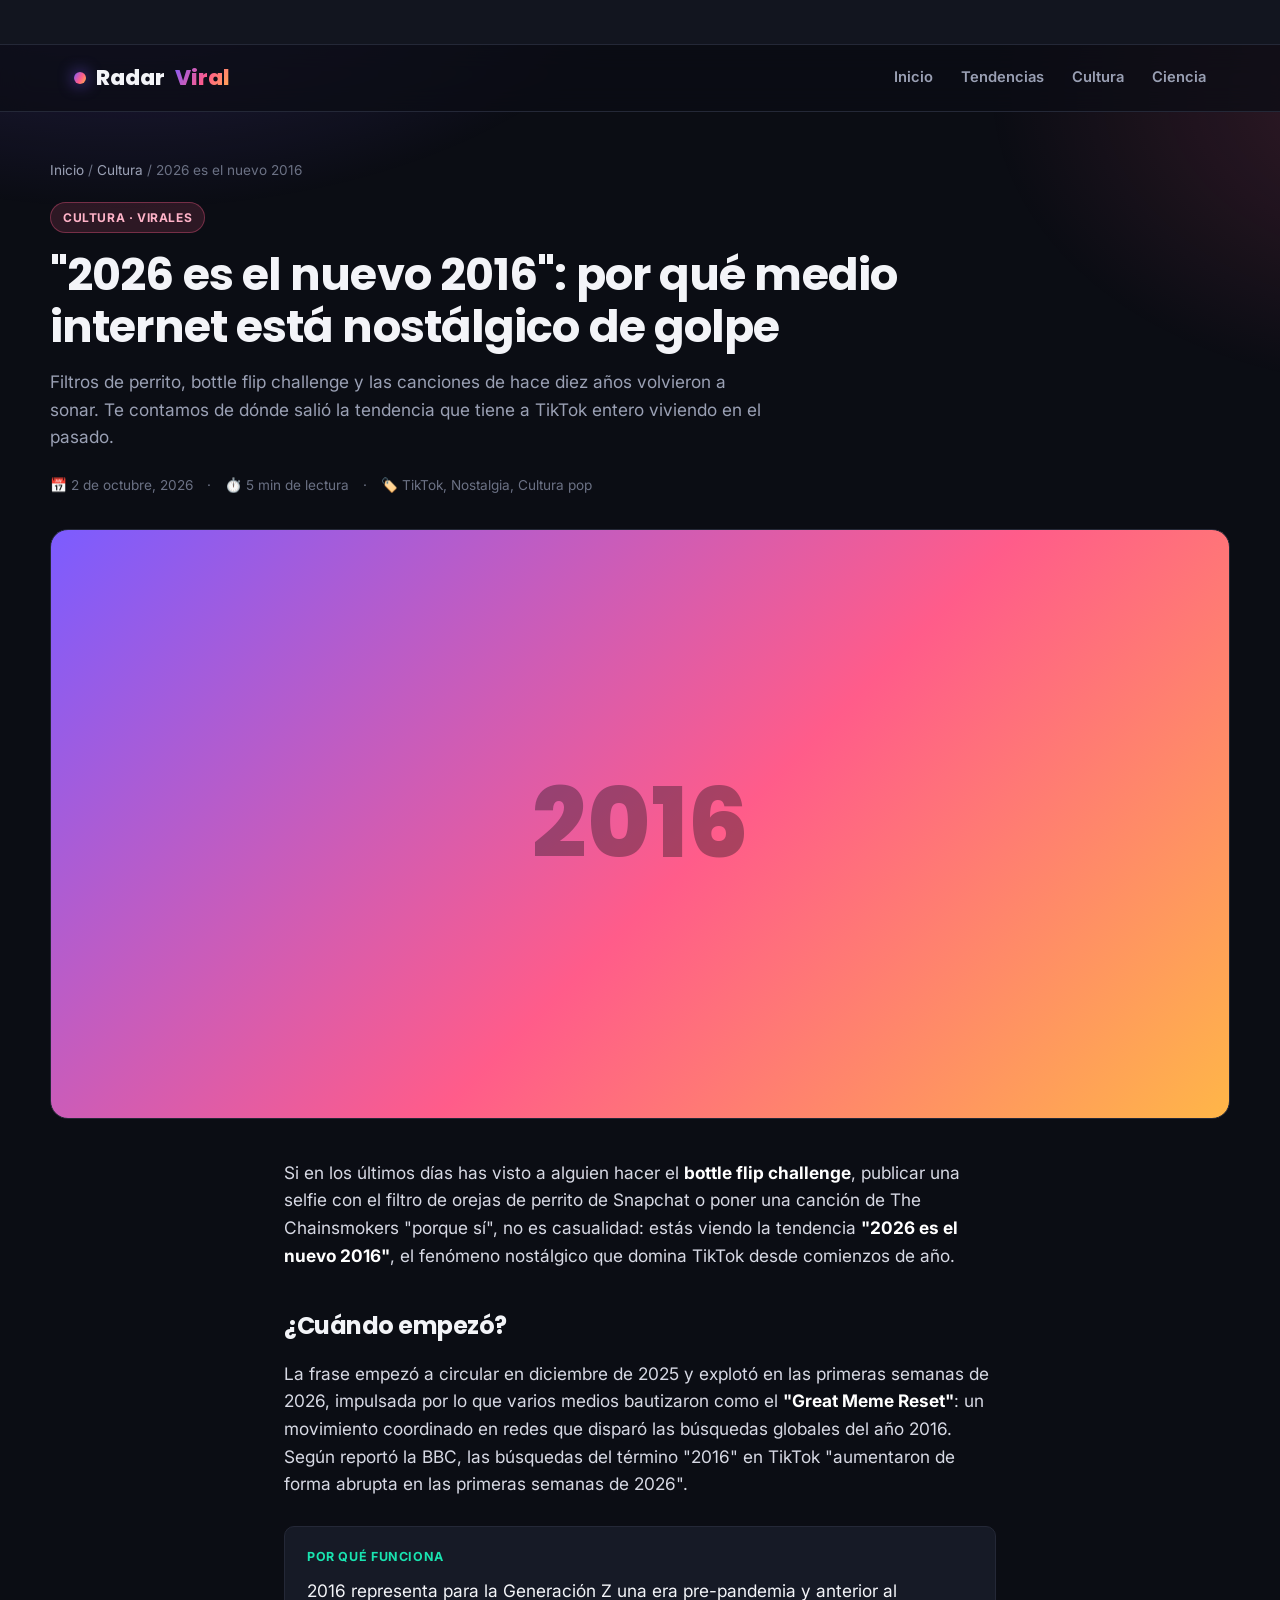
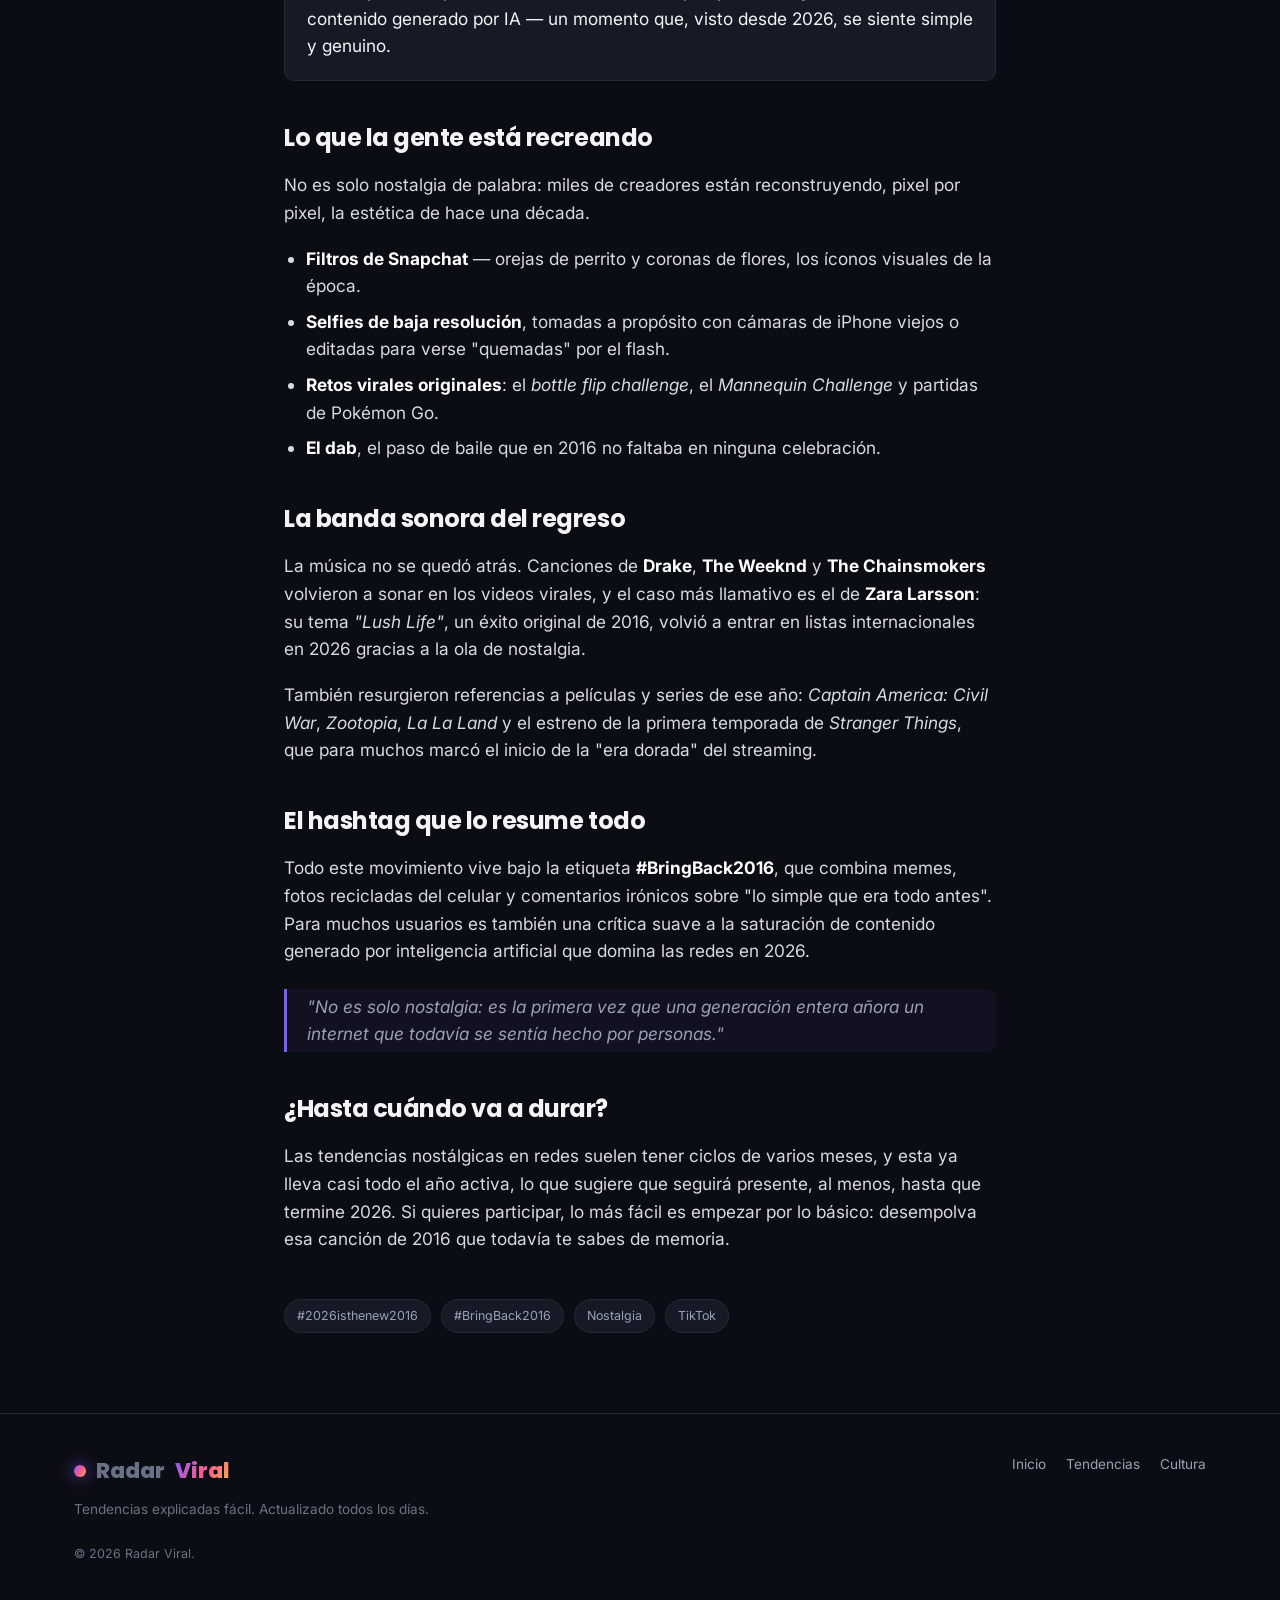
<file: articles/2026-es-el-nuevo-2016.html>
<!DOCTYPE html>
<html lang="es">
<head>
<meta charset="UTF-8">
<meta name="viewport" content="width=device-width, initial-scale=1.0">
<!-- Google tag (gtag.js) -->
<script async src="https://www.googletagmanager.com/gtag/js?id=G-6VTZ88X83J"></script>
<script>
  window.dataLayer = window.dataLayer || [];
  function gtag(){dataLayer.push(arguments);}
  gtag('js', new Date());
  gtag('config', 'G-6VTZ88X83J');
</script>
<title>"2026 es el nuevo 2016": la tendencia nostálgica que arrasa en TikTok | Radar Viral</title>
<meta name="description" content="Snapchat con orejas de perrito, bottle flip challenge y canciones de hace diez años: así es la tendencia 2016 que resucitó una década entera en TikTok.">
<meta name="monetag" content="4b3d2b04bde63af69c6926bc6bd4f466">
<link rel="icon" href="data:image/svg+xml,<svg xmlns=%22http://www.w3.org/2000/svg%22 viewBox=%220 0 100 100%22><circle cx=%2250%22 cy=%2250%22 r=%2245%22 fill=%22%237c5cff%22/></svg>">
<link rel="preconnect" href="https://fonts.googleapis.com">
<link href="https://fonts.googleapis.com/css2?family=Inter:wght@400;500;600;700;800&family=Poppins:wght@600;700;800&display=swap" rel="stylesheet">
<link rel="stylesheet" href="../assets/style.css">
<meta property="og:title" content="&quot;2026 es el nuevo 2016&quot;: la tendencia nostálgica que arrasa en TikTok">
<meta property="og:type" content="article">
<script>(function(s){s.dataset.zone='11938396',s.src='https://nap5k.com/tag.min.js'})([document.documentElement, document.body].filter(Boolean).pop().appendChild(document.createElement('script')))</script>
<script>(function(s){s.dataset.zone='11943428',s.src='https://n6wxm.com/vignette.min.js'})([document.documentElement, document.body].filter(Boolean).pop().appendChild(document.createElement('script')))</script>
</head>
<body>

<div class="ticker-bar">
  <div class="ticker-track">
    <span><b>● VIRAL</b>El gato "camarero" de un bar en Montenegro ya tiene fama mundial</span>
    <span><b>● FARÁNDULA</b>La influencer colombiana que todos comparan con Erling Haaland</span>
    <span><b>● CIENCIA</b>Un estudio alerta sobre los riesgos del "skincare viral" de TikTok</span>
    <span><b>● VIRAL</b>Abuela cubana rompe en llanto al reencontrarse con su nieta tras años</span>
    <span><b>● VIRAL</b>El gato "camarero" de un bar en Montenegro ya tiene fama mundial</span>
    <span><b>● FARÁNDULA</b>La influencer colombiana que todos comparan con Erling Haaland</span>
    <span><b>● CIENCIA</b>Un estudio alerta sobre los riesgos del "skincare viral" de TikTok</span>
    <span><b>● VIRAL</b>Abuela cubana rompe en llanto al reencontrarse con su nieta tras años</span>
  </div>
</div>

<header class="site-header">
  <nav class="nav container">
    <a href="../index.html" class="logo"><span class="dot"></span>Radar<span class="accent">Viral</span></a>
    <div class="nav-links">
      <a href="../index.html">Inicio</a>
      <a href="../index.html#tendencias">Tendencias</a>
      <a href="../index.html#cultura">Cultura</a>
      <a href="../index.html#ciencia">Ciencia</a>
    </div>
    <button class="menu-toggle" aria-label="Abrir menú">☰</button>
  </nav>
</header>

<article>
  <div class="article-hero container">
    <div class="breadcrumb"><a href="../index.html">Inicio</a> / <a href="../index.html#cultura">Cultura</a> / 2026 es el nuevo 2016</div>
    <span class="cat-pill">Cultura · Virales</span>
    <h1>"2026 es el nuevo 2016": por qué medio internet está nostálgico de golpe</h1>
    <p class="sub">Filtros de perrito, bottle flip challenge y las canciones de hace diez años volvieron a sonar. Te contamos de dónde salió la tendencia que tiene a TikTok entero viviendo en el pasado.</p>
    <div class="article-meta">
      <span>📅 2 de octubre, 2026</span>
      <span>·</span>
      <span>⏱️ 5 min de lectura</span>
      <span>·</span>
      <span>🏷️ TikTok, Nostalgia, Cultura pop</span>
    </div>
    <div class="cover" style="background:linear-gradient(135deg,#7c5cff,#ff5c8a 55%,#ffb648); display:flex; align-items:center; justify-content:center;">
      <span style="font-family:'Poppins',sans-serif; font-weight:800; font-size:6rem; color:rgba(11,13,20,.35);">2016</span>
    </div>
  </div>

  <div class="article-body">
    <p>Si en los últimos días has visto a alguien hacer el <strong>bottle flip challenge</strong>, publicar una selfie con el filtro de orejas de perrito de Snapchat o poner una canción de The Chainsmokers "porque sí", no es casualidad: estás viendo la tendencia <strong>"2026 es el nuevo 2016"</strong>, el fenómeno nostálgico que domina TikTok desde comienzos de año.</p>

    <h2>¿Cuándo empezó?</h2>
    <p>La frase empezó a circular en diciembre de 2025 y explotó en las primeras semanas de 2026, impulsada por lo que varios medios bautizaron como el <strong>"Great Meme Reset"</strong>: un movimiento coordinado en redes que disparó las búsquedas globales del año 2016. Según reportó la BBC, las búsquedas del término "2016" en TikTok "aumentaron de forma abrupta en las primeras semanas de 2026".</p>

    <div class="fact-box">
      <div class="ttl">Por qué funciona</div>
      2016 representa para la Generación Z una era pre-pandemia y anterior al contenido generado por IA — un momento que, visto desde 2026, se siente simple y genuino.
    </div>

    <h2>Lo que la gente está recreando</h2>
    <p>No es solo nostalgia de palabra: miles de creadores están reconstruyendo, pixel por pixel, la estética de hace una década.</p>
    <ul>
      <li><strong>Filtros de Snapchat</strong> — orejas de perrito y coronas de flores, los íconos visuales de la época.</li>
      <li><strong>Selfies de baja resolución</strong>, tomadas a propósito con cámaras de iPhone viejos o editadas para verse "quemadas" por el flash.</li>
      <li><strong>Retos virales originales</strong>: el <em>bottle flip challenge</em>, el <em>Mannequin Challenge</em> y partidas de Pokémon Go.</li>
      <li><strong>El dab</strong>, el paso de baile que en 2016 no faltaba en ninguna celebración.</li>
    </ul>

    <h2>La banda sonora del regreso</h2>
    <p>La música no se quedó atrás. Canciones de <strong>Drake</strong>, <strong>The Weeknd</strong> y <strong>The Chainsmokers</strong> volvieron a sonar en los videos virales, y el caso más llamativo es el de <strong>Zara Larsson</strong>: su tema <em>"Lush Life"</em>, un éxito original de 2016, volvió a entrar en listas internacionales en 2026 gracias a la ola de nostalgia.</p>

    <p>También resurgieron referencias a películas y series de ese año: <em>Captain America: Civil War</em>, <em>Zootopia</em>, <em>La La Land</em> y el estreno de la primera temporada de <em>Stranger Things</em>, que para muchos marcó el inicio de la "era dorada" del streaming.</p>

    <h2>El hashtag que lo resume todo</h2>
    <p>Todo este movimiento vive bajo la etiqueta <strong>#BringBack2016</strong>, que combina memes, fotos recicladas del celular y comentarios irónicos sobre "lo simple que era todo antes". Para muchos usuarios es también una crítica suave a la saturación de contenido generado por inteligencia artificial que domina las redes en 2026.</p>

    <blockquote>"No es solo nostalgia: es la primera vez que una generación entera añora un internet que todavía se sentía hecho por personas."</blockquote>

    <h2>¿Hasta cuándo va a durar?</h2>
    <p>Las tendencias nostálgicas en redes suelen tener ciclos de varios meses, y esta ya lleva casi todo el año activa, lo que sugiere que seguirá presente, al menos, hasta que termine 2026. Si quieres participar, lo más fácil es empezar por lo básico: desempolva esa canción de 2016 que todavía te sabes de memoria.</p>
  </div>

  <div class="tag-row">
    <span class="tag-pill">#2026isthenew2016</span>
    <span class="tag-pill">#BringBack2016</span>
    <span class="tag-pill">Nostalgia</span>
    <span class="tag-pill">TikTok</span>
  </div>
</article>

<footer>
  <div class="container foot-grid">
    <div>
      <div class="logo" style="margin-bottom:10px;"><span class="dot"></span>Radar<span class="accent">Viral</span></div>
      <p>Tendencias explicadas fácil. Actualizado todos los días.</p>
    </div>
    <div class="foot-links">
      <a href="../index.html">Inicio</a>
      <a href="../index.html#tendencias">Tendencias</a>
      <a href="../index.html#cultura">Cultura</a>
    </div>
  </div>
  <div class="container" style="margin-top:24px; font-size:.78rem;">© <span data-year></span> Radar Viral.</div>
</footer>

<script src="../assets/script.js"></script>
</body>
</html>
</file>
<file: assets/style.css>
/* ===== Radar Viral — Design System ===== */
:root{
  --bg: #0b0d14;
  --bg-elevated: #12151f;
  --bg-card: #161a26;
  --border: #242837;
  --text: #f3f4f8;
  --text-dim: #9aa0b4;
  --text-faint: #6b7184;
  --accent: #7c5cff;
  --accent2: #ff5c8a;
  --accent3: #19e3b0;
  --gradient: linear-gradient(120deg, #7c5cff 0%, #ff5c8a 55%, #ffb648 100%);
  --gradient2: linear-gradient(135deg, #19e3b0 0%, #7c5cff 100%);
  --radius: 18px;
  --radius-sm: 10px;
  --shadow: 0 20px 50px -20px rgba(0,0,0,.6);
  --maxw: 1180px;
  font-size: 16px;
}

*{box-sizing:border-box; margin:0; padding:0;}
html{scroll-behavior:smooth;}
body{
  background: var(--bg);
  color: var(--text);
  font-family: 'Inter', -apple-system, BlinkMacSystemFont, 'Segoe UI', sans-serif;
  line-height: 1.6;
  -webkit-font-smoothing: antialiased;
  overflow-x: hidden;
}
body::before{
  content:"";
  position: fixed; inset: 0;
  background:
    radial-gradient(900px 500px at 10% -10%, rgba(124,92,255,.25), transparent 60%),
    radial-gradient(700px 500px at 110% 10%, rgba(255,92,138,.18), transparent 60%);
  pointer-events: none;
  z-index: 0;
}
img{max-width:100%; display:block;}
a{color:inherit; text-decoration:none;}
.container{max-width: var(--maxw); margin: 0 auto; padding: 0 24px; position:relative; z-index:1;}
h1,h2,h3,h4{font-family:'Poppins', 'Inter', sans-serif; font-weight:700; letter-spacing:-0.02em;}

/* ===== Top ticker ===== */
.ticker-bar{
  background: var(--bg-elevated);
  border-bottom: 1px solid var(--border);
  overflow: hidden;
  white-space: nowrap;
  padding: 9px 0;
  position: relative;
  z-index: 2;
}
.ticker-track{
  display: inline-flex;
  gap: 48px;
  animation: scroll-left 32s linear infinite;
  padding-left: 100%;
}
.ticker-track span{
  font-size: .8rem;
  font-weight: 600;
  color: var(--text-dim);
  text-transform: uppercase;
  letter-spacing: .04em;
}
.ticker-track span b{color: var(--accent3); margin-right:6px;}
@keyframes scroll-left{
  0%{transform: translateX(0);}
  100%{transform: translateX(-100%);}
}

/* ===== Header ===== */
header.site-header{
  position: sticky; top:0; z-index: 50;
  backdrop-filter: blur(14px);
  background: rgba(11,13,20,.75);
  border-bottom: 1px solid var(--border);
}
.nav{
  display:flex; align-items:center; justify-content:space-between;
  padding: 16px 24px;
}
.logo{
  display:flex; align-items:center; gap:10px;
  font-family:'Poppins',sans-serif; font-weight: 800; font-size:1.35rem;
}
.logo .dot{
  width:12px;height:12px;border-radius:50%;
  background: var(--gradient);
  box-shadow: 0 0 16px rgba(124,92,255,.8);
}
.logo span.accent{ background: var(--gradient); -webkit-background-clip:text; background-clip:text; color:transparent;}
.nav-links{display:flex; gap:28px; align-items:center;}
.nav-links a{
  font-size:.92rem; font-weight:600; color: var(--text-dim);
  transition: color .2s;
}
.nav-links a:hover{color: var(--text);}
.nav-links a.active{color: var(--text);}
.menu-toggle{display:none; background:none; border:none; color:var(--text); font-size:1.5rem; cursor:pointer;}

/* ===== Hero ===== */
.hero{
  padding: 72px 0 56px;
  position:relative;
}
.hero .eyebrow{
  display:inline-flex; align-items:center; gap:8px;
  background: rgba(124,92,255,.12);
  border: 1px solid rgba(124,92,255,.35);
  color: #c9bdff;
  font-size:.78rem; font-weight:700; letter-spacing:.04em; text-transform:uppercase;
  padding: 6px 14px; border-radius: 999px;
  margin-bottom: 22px;
}
.hero .eyebrow .pulse{
  width:8px;height:8px;border-radius:50%;background:var(--accent3);
  box-shadow:0 0 0 0 rgba(25,227,176,.7);
  animation: pulse 1.8s infinite;
}
@keyframes pulse{
  0%{box-shadow:0 0 0 0 rgba(25,227,176,.6);}
  70%{box-shadow:0 0 0 10px rgba(25,227,176,0);}
  100%{box-shadow:0 0 0 0 rgba(25,227,176,0);}
}
.hero h1{
  font-size: clamp(2.1rem, 5vw, 3.6rem);
  line-height: 1.08;
  max-width: 820px;
  margin-bottom: 18px;
}
.hero h1 .grad{
  background: var(--gradient); -webkit-background-clip:text; background-clip:text; color:transparent;
}
.hero p.lead{
  font-size: 1.1rem; color: var(--text-dim); max-width: 600px;
}

/* ===== Section headers ===== */
.section-head{
  display:flex; align-items:baseline; justify-content:space-between;
  margin: 56px 0 24px;
}
.section-head h2{font-size: 1.6rem;}
.section-head .tag{
  font-size:.78rem; font-weight:700; color: var(--accent3);
  text-transform:uppercase; letter-spacing:.06em;
}

/* ===== Article grid / cards ===== */
.grid{
  display:grid;
  grid-template-columns: repeat(3, 1fr);
  gap: 24px;
}
.grid.featured{grid-template-columns: 1.3fr 1fr;}
.card{
  background: var(--bg-card);
  border: 1px solid var(--border);
  border-radius: var(--radius);
  overflow: hidden;
  transition: transform .25s ease, border-color .25s ease, box-shadow .25s ease;
  display:flex; flex-direction:column;
}
.card:hover{
  transform: translateY(-6px);
  border-color: rgba(124,92,255,.5);
  box-shadow: var(--shadow);
}
.card .thumb{
  position:relative; aspect-ratio: 16/10; overflow:hidden; background: #1a1e2b;
}
.card .thumb img{width:100%;height:100%;object-fit:cover; transition: transform .4s ease;}
.card:hover .thumb img{transform: scale(1.06);}
.card .thumb .cat{
  position:absolute; top:12px; left:12px;
  background: rgba(10,10,16,.75); backdrop-filter: blur(6px);
  border:1px solid rgba(255,255,255,.15);
  font-size:.7rem; font-weight:700; text-transform:uppercase; letter-spacing:.05em;
  padding:5px 10px; border-radius: 999px;
}
.card .body{padding: 18px 20px 20px; display:flex; flex-direction:column; gap:10px; flex:1;}
.card h3{font-size:1.1rem; line-height:1.35;}
.card p{color:var(--text-dim); font-size:.92rem; flex:1;}
.card .meta{
  display:flex; align-items:center; gap:10px;
  font-size:.78rem; color: var(--text-faint);
  margin-top: 4px;
}
.card .meta .dot-sep{width:3px;height:3px;border-radius:50%;background:var(--text-faint);}
.card.featured-card{grid-column: span 1;}
.card.featured-card .thumb{aspect-ratio: 16/11;}
.card.featured-card h3{font-size:1.5rem;}

/* ===== Article page ===== */
.article-hero{padding: 48px 0 0;}
.breadcrumb{font-size:.85rem; color:var(--text-faint); margin-bottom:20px;}
.breadcrumb a{color:var(--text-dim);}
.article-hero .cat-pill{
  display:inline-block; background: rgba(255,92,138,.14); color:#ffb3c8;
  border:1px solid rgba(255,92,138,.35);
  font-size:.75rem; font-weight:700; text-transform:uppercase; letter-spacing:.05em;
  padding:5px 12px; border-radius:999px; margin-bottom:16px;
}
.article-hero h1{font-size:clamp(1.8rem,4vw,2.8rem); line-height:1.15; max-width: 880px;}
.article-hero .sub{color:var(--text-dim); font-size:1.08rem; max-width:720px; margin-top:16px;}
.article-meta{
  display:flex; align-items:center; gap:14px; margin-top:24px; flex-wrap:wrap;
  font-size:.85rem; color:var(--text-faint);
}
.article-hero .cover{
  margin-top:32px; border-radius: var(--radius); overflow:hidden; border:1px solid var(--border);
  aspect-ratio: 16/8;
}
.article-hero .cover img{width:100%;height:100%;object-fit:cover;}
.img-credit{font-size:.75rem; color:var(--text-faint); margin-top:8px; text-align:right;}

.article-body{
  max-width: 760px; margin: 0 auto; padding: 40px 24px 20px;
  font-size: 1.08rem;
}
.article-body h2{font-size:1.5rem; margin: 38px 0 14px;}
.article-body h3{font-size:1.2rem; margin: 28px 0 10px; color:#dcd9ff;}
.article-body p{margin-bottom:18px; color:#d7d9e4;}
.article-body ul, .article-body ol{margin: 0 0 18px 22px; color:#d7d9e4;}
.article-body li{margin-bottom:8px;}
.article-body strong{color:#fff;}
.article-body blockquote{
  border-left:3px solid var(--accent); padding: 4px 20px; margin: 24px 0;
  color: var(--text-dim); font-style: italic; background: rgba(124,92,255,.06); border-radius: 0 10px 10px 0;
}
.fact-box{
  background: var(--bg-card); border:1px solid var(--border); border-radius: var(--radius-sm);
  padding: 20px 22px; margin: 28px 0;
}
.fact-box .ttl{
  font-weight:700; font-size:.78rem; text-transform:uppercase; letter-spacing:.05em; color: var(--accent3);
  margin-bottom:10px;
}

.ad-slot{
  max-width: 760px; margin: 36px auto; padding: 0 24px;
}
.ad-slot .box{
  border:1px dashed var(--border); border-radius: var(--radius-sm);
  padding: 18px; text-align:center; color: var(--text-faint); font-size:.8rem;
  background: var(--bg-elevated);
}

/* share / tags */
.tag-row{display:flex; gap:10px; flex-wrap:wrap; max-width:760px; margin: 8px auto 40px; padding:0 24px;}
.tag-pill{
  font-size:.78rem; color: var(--text-dim); background: var(--bg-card); border:1px solid var(--border);
  padding: 6px 12px; border-radius: 999px;
}

/* ===== Newsletter / CTA ===== */
.cta-band{
  margin-top: 70px;
  background: var(--gradient);
  border-radius: var(--radius);
  padding: 44px;
  display:flex; align-items:center; justify-content:space-between; gap:24px; flex-wrap:wrap;
  color: #0b0d14;
}
.cta-band h3{font-size:1.5rem; color:#0b0d14;}
.cta-band p{color: rgba(11,13,20,.75); margin-top:6px; max-width:420px;}
.btn{
  display:inline-flex; align-items:center; gap:8px;
  background:#0b0d14; color:#fff; font-weight:700; font-size:.92rem;
  padding: 13px 24px; border-radius: 999px; border:none; cursor:pointer;
  transition: transform .2s ease;
}
.btn:hover{transform: translateY(-2px);}

/* ===== Footer ===== */
footer{
  margin-top: 80px; border-top:1px solid var(--border); padding: 40px 0 36px;
  color: var(--text-faint); font-size:.85rem;
}
footer .foot-grid{display:flex; justify-content:space-between; flex-wrap:wrap; gap:24px;}
footer a{color: var(--text-dim);}
footer .foot-links{display:flex; gap:20px; flex-wrap:wrap;}

/* ===== Responsive ===== */
@media (max-width: 900px){
  .grid{grid-template-columns: repeat(2,1fr);}
  .grid.featured{grid-template-columns: 1fr;}
}
@media (max-width: 640px){
  .nav-links{
    position: fixed; inset: 64px 16px auto 16px; background: var(--bg-elevated);
    border:1px solid var(--border); border-radius: var(--radius-sm);
    flex-direction:column; align-items:flex-start; padding:16px;
    display:none; gap:14px; box-shadow: var(--shadow);
  }
  .nav-links.open{display:flex;}
  .menu-toggle{display:block;}
  .grid{grid-template-columns: 1fr;}
  .hero{padding:48px 0 36px;}
  .cta-band{padding:28px; flex-direction:column; align-items:flex-start;}
}
</file>
